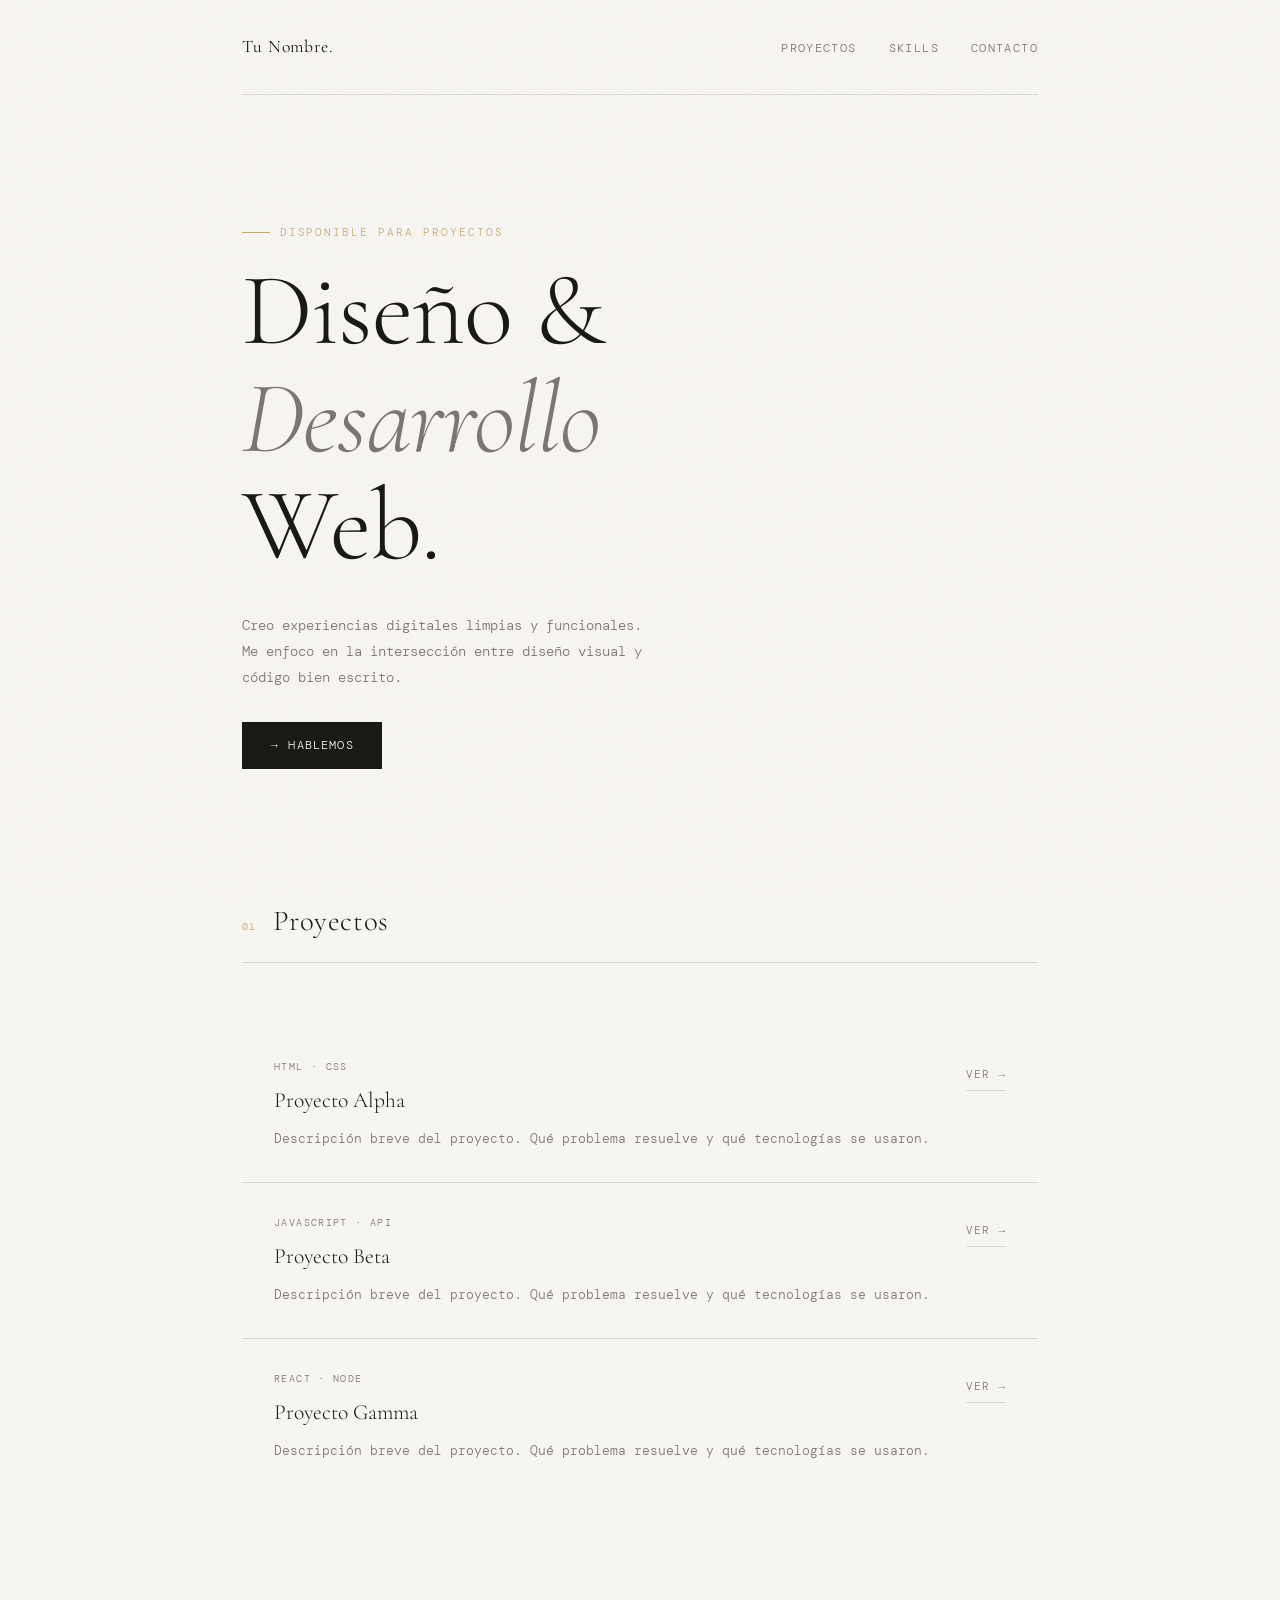
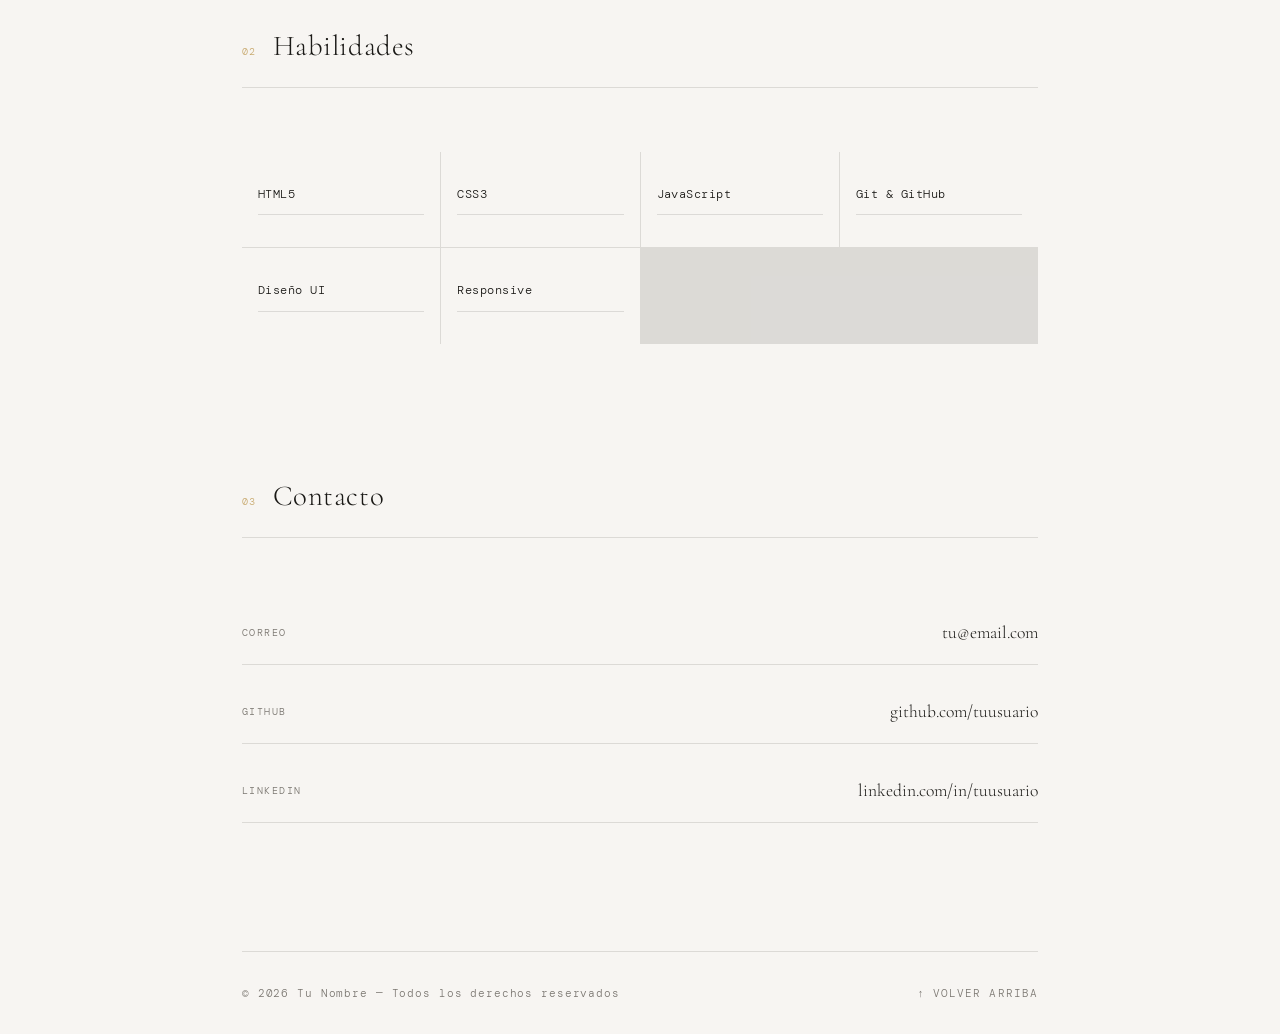
<file: home.html>
<!DOCTYPE html>
<html lang="es">
<head>
  <meta charset="UTF-8" />
  <meta name="viewport" content="width=device-width, initial-scale=1.0" />
  <meta name="description" content="Portafolio personal — Diseñador & Desarrollador" />
  <title>Mi Portafolio</title>
  <link rel="stylesheet" href="styles.css" />
</head>
<body>

  <!-- ══════════════ NAV ══════════════ -->
  <div class="wrapper">
    <nav>
      <a href="#" class="nav-logo">Tu Nombre.</a>
      <ul class="nav-links">
        <li><a href="#proyectos">Proyectos</a></li>
        <li><a href="#habilidades">Skills</a></li>
        <li><a href="#contacto">Contacto</a></li>
      </ul>
    </nav>

    <!-- ══════════════ HERO ══════════════ -->
    <section class="hero">
      <p class="hero-label">Disponible para proyectos</p>
      <h1 class="hero-title">
        Diseño &amp; <br />
        <em>Desarrollo</em> <br />
        Web.
      </h1>
      <p class="hero-bio">
        Creo experiencias digitales limpias y funcionales. 
        Me enfoco en la intersección entre diseño visual 
        y código bien escrito.
      </p>
      <a href="#contacto" class="btn-cta">
        <span>→</span> Hablemos
      </a>
    </section>

    <!-- ══════════════ PROYECTOS ══════════════ -->
    <section class="section" id="proyectos">
      <div class="section-header">
        <span class="section-number">01</span>
        <h2 class="section-title">Proyectos</h2>
      </div>

      <div class="projects-grid">

        <article class="project-card">
          <div>
            <p class="project-tag">HTML · CSS</p>
            <h3 class="project-name">Proyecto Alpha</h3>
            <p class="project-desc">
              Descripción breve del proyecto. Qué problema resuelve 
              y qué tecnologías se usaron.
            </p>
          </div>
          <a href="#" class="project-link">Ver →</a>
        </article>

        <article class="project-card">
          <div>
            <p class="project-tag">JavaScript · API</p>
            <h3 class="project-name">Proyecto Beta</h3>
            <p class="project-desc">
              Descripción breve del proyecto. Qué problema resuelve 
              y qué tecnologías se usaron.
            </p>
          </div>
          <a href="#" class="project-link">Ver →</a>
        </article>

        <article class="project-card">
          <div>
            <p class="project-tag">React · Node</p>
            <h3 class="project-name">Proyecto Gamma</h3>
            <p class="project-desc">
              Descripción breve del proyecto. Qué problema resuelve 
              y qué tecnologías se usaron.
            </p>
          </div>
          <a href="#" class="project-link">Ver →</a>
        </article>

      </div>
    </section>

    <!-- ══════════════ HABILIDADES ══════════════ -->
    <section class="section" id="habilidades">
      <div class="section-header">
        <span class="section-number">02</span>
        <h2 class="section-title">Habilidades</h2>
      </div>

      <div class="skills-grid">
        <div class="skill-item">
          <p class="skill-name">HTML5</p>
          <div class="skill-bar"><div class="skill-fill" style="--w:0.95"></div></div>
        </div>
        <div class="skill-item">
          <p class="skill-name">CSS3</p>
          <div class="skill-bar"><div class="skill-fill" style="--w:0.88"></div></div>
        </div>
        <div class="skill-item">
          <p class="skill-name">JavaScript</p>
          <div class="skill-bar"><div class="skill-fill" style="--w:0.75"></div></div>
        </div>
        <div class="skill-item">
          <p class="skill-name">Git & GitHub</p>
          <div class="skill-bar"><div class="skill-fill" style="--w:0.80"></div></div>
        </div>
        <div class="skill-item">
          <p class="skill-name">Diseño UI</p>
          <div class="skill-bar"><div class="skill-fill" style="--w:0.70"></div></div>
        </div>
        <div class="skill-item">
          <p class="skill-name">Responsive</p>
          <div class="skill-bar"><div class="skill-fill" style="--w:0.90"></div></div>
        </div>
      </div>
    </section>

    <!-- ══════════════ CONTACTO ══════════════ -->
    <section class="section" id="contacto">
      <div class="section-header">
        <span class="section-number">03</span>
        <h2 class="section-title">Contacto</h2>
      </div>

      <div class="contact-block">
        <div class="contact-line">
          <span class="contact-label">Correo</span>
          <a href="mailto:tu@email.com" class="contact-value">tu@email.com</a>
        </div>
        <div class="contact-line">
          <span class="contact-label">GitHub</span>
          <a href="https://github.com/tuusuario" class="contact-value" target="_blank">github.com/tuusuario</a>
        </div>
        <div class="contact-line">
          <span class="contact-label">LinkedIn</span>
          <a href="https://linkedin.com/in/tuusuario" class="contact-value" target="_blank">linkedin.com/in/tuusuario</a>
        </div>
      </div>
    </section>

    <!-- ══════════════ FOOTER ══════════════ -->
    <footer>
      <p class="footer-copy">© 2026 Tu Nombre — Todos los derechos reservados</p>
      <a href="#" class="footer-back">↑ Volver arriba</a>
    </footer>

  </div><!-- /wrapper -->

</body>
</html>
</file>
<file: styles.css>
/* ============================================
   PORTAFOLIO PERSONAL — Moderno & Minimalista
   ============================================ */

@import url('https://fonts.googleapis.com/css2?family=Cormorant+Garamond:ital,wght@0,300;0,400;1,300&family=DM+Mono:wght@300;400&display=swap');

/* ── Variables ── */
:root {
  --bg: #F7F5F2;
  --surface: #EDEAE5;
  --ink: #1A1916;
  --ink-muted: #7A7670;
  --accent: #C8A96E;
  --line: rgba(26,25,22,0.12);

  --font-display: 'Cormorant Garamond', Georgia, serif;
  --font-mono: 'DM Mono', 'Courier New', monospace;

  --spacing-xs: 0.5rem;
  --spacing-sm: 1rem;
  --spacing-md: 2rem;
  --spacing-lg: 4rem;
  --spacing-xl: 8rem;

  --max-w: 860px;
  --transition: 0.35s cubic-bezier(0.25, 0.1, 0.25, 1);
}

/* ── Reset ── */
*, *::before, *::after {
  box-sizing: border-box;
  margin: 0;
  padding: 0;
}

html {
  font-size: 16px;
  scroll-behavior: smooth;
}

body {
  background-color: var(--bg);
  color: var(--ink);
  font-family: var(--font-mono);
  font-weight: 300;
  line-height: 1.7;
  min-height: 100vh;
  overflow-x: hidden;
}

/* ── Cursor personalizado ── */
body { cursor: crosshair; }
a, button { cursor: pointer; }

/* ── Noise texture overlay ── */
body::before {
  content: '';
  position: fixed;
  inset: 0;
  background-image: url("data:image/svg+xml,%3Csvg viewBox='0 0 256 256' xmlns='http://www.w3.org/2000/svg'%3E%3Cfilter id='noise'%3E%3CfeTurbulence type='fractalNoise' baseFrequency='0.9' numOctaves='4' stitchTiles='stitch'/%3E%3C/filter%3E%3Crect width='100%25' height='100%25' filter='url(%23noise)' opacity='0.035'/%3E%3C/svg%3E");
  background-size: 180px 180px;
  pointer-events: none;
  z-index: 0;
  opacity: 0.6;
}

/* ── Layout wrapper ── */
.wrapper {
  max-width: var(--max-w);
  margin: 0 auto;
  padding: 0 var(--spacing-md);
  position: relative;
  z-index: 1;
}

/* ── NAV ── */
nav {
  display: flex;
  justify-content: space-between;
  align-items: center;
  padding: var(--spacing-md) 0;
  border-bottom: 1px solid var(--line);
  margin-bottom: var(--spacing-xl);
}

.nav-logo {
  font-family: var(--font-display);
  font-size: 1.1rem;
  font-weight: 400;
  letter-spacing: 0.05em;
  color: var(--ink);
  text-decoration: none;
}

.nav-links {
  display: flex;
  gap: var(--spacing-md);
  list-style: none;
}

.nav-links a {
  font-size: 0.72rem;
  letter-spacing: 0.12em;
  text-transform: uppercase;
  color: var(--ink-muted);
  text-decoration: none;
  transition: color var(--transition);
  position: relative;
}

.nav-links a::after {
  content: '';
  position: absolute;
  bottom: -2px;
  left: 0;
  width: 0;
  height: 1px;
  background: var(--accent);
  transition: width var(--transition);
}

.nav-links a:hover {
  color: var(--ink);
}

.nav-links a:hover::after {
  width: 100%;
}

/* ── HERO ── */
.hero {
  margin-bottom: var(--spacing-xl);
  animation: fadeUp 0.9s ease both;
}

.hero-label {
  font-size: 0.68rem;
  letter-spacing: 0.18em;
  text-transform: uppercase;
  color: var(--accent);
  margin-bottom: var(--spacing-sm);
  display: flex;
  align-items: center;
  gap: 0.6rem;
}

.hero-label::before {
  content: '';
  display: inline-block;
  width: 28px;
  height: 1px;
  background: var(--accent);
}

.hero-title {
  font-family: var(--font-display);
  font-size: clamp(3.2rem, 8vw, 6.5rem);
  font-weight: 300;
  line-height: 1.05;
  letter-spacing: -0.01em;
  margin-bottom: var(--spacing-md);
}

.hero-title em {
  font-style: italic;
  color: var(--ink-muted);
}

.hero-bio {
  font-size: 0.88rem;
  color: var(--ink-muted);
  max-width: 420px;
  line-height: 1.85;
  margin-bottom: var(--spacing-md);
}

.btn-cta {
  display: inline-flex;
  align-items: center;
  gap: 0.6rem;
  font-family: var(--font-mono);
  font-size: 0.72rem;
  letter-spacing: 0.1em;
  text-transform: uppercase;
  color: var(--bg);
  background: var(--ink);
  padding: 0.85rem 1.8rem;
  text-decoration: none;
  transition: background var(--transition), transform var(--transition);
}

.btn-cta:hover {
  background: var(--accent);
  transform: translateY(-2px);
}

/* ── SECCIÓN GENÉRICA ── */
.section {
  margin-bottom: var(--spacing-xl);
  animation: fadeUp 0.9s ease both;
  animation-delay: 0.15s;
}

.section-header {
  display: flex;
  align-items: baseline;
  gap: var(--spacing-sm);
  margin-bottom: var(--spacing-lg);
  padding-bottom: var(--spacing-sm);
  border-bottom: 1px solid var(--line);
}

.section-number {
  font-size: 0.65rem;
  color: var(--accent);
  letter-spacing: 0.12em;
}

.section-title {
  font-family: var(--font-display);
  font-size: 1.8rem;
  font-weight: 300;
  letter-spacing: 0.02em;
}

/* ── PROYECTOS ── */
.projects-grid {
  display: grid;
  gap: 1px;
  background: var(--line);
}

.project-card {
  background: var(--bg);
  padding: var(--spacing-md);
  display: grid;
  grid-template-columns: 1fr auto;
  align-items: start;
  gap: var(--spacing-sm);
  transition: background var(--transition);
}

.project-card:hover {
  background: var(--surface);
}

.project-tag {
  font-size: 0.62rem;
  letter-spacing: 0.14em;
  text-transform: uppercase;
  color: var(--ink-muted);
  margin-bottom: 0.4rem;
}

.project-name {
  font-family: var(--font-display);
  font-size: 1.35rem;
  font-weight: 300;
  margin-bottom: 0.5rem;
}

.project-desc {
  font-size: 0.8rem;
  color: var(--ink-muted);
  line-height: 1.8;
}

.project-link {
  font-size: 0.68rem;
  letter-spacing: 0.1em;
  text-transform: uppercase;
  color: var(--ink-muted);
  text-decoration: none;
  padding: 0.4rem 0;
  border-bottom: 1px solid var(--line);
  transition: color var(--transition), border-color var(--transition);
  white-space: nowrap;
}

.project-link:hover {
  color: var(--accent);
  border-color: var(--accent);
}

/* ── HABILIDADES ── */
.skills-grid {
  display: grid;
  grid-template-columns: repeat(auto-fit, minmax(180px, 1fr));
  gap: 1px;
  background: var(--line);
}

.skill-item {
  background: var(--bg);
  padding: var(--spacing-md) var(--spacing-sm);
  transition: background var(--transition);
}

.skill-item:hover {
  background: var(--surface);
}

.skill-name {
  font-size: 0.78rem;
  margin-bottom: 0.6rem;
  letter-spacing: 0.04em;
}

.skill-bar {
  height: 1px;
  background: var(--line);
  position: relative;
  overflow: hidden;
}

.skill-fill {
  position: absolute;
  inset: 0;
  background: var(--accent);
  transform-origin: left;
  transform: scaleX(0);
  transition: transform 1.2s cubic-bezier(0.16, 1, 0.3, 1);
}

.skill-item:hover .skill-fill {
  transform: scaleX(1);
}

/* ── CONTACTO ── */
.contact-block {
  display: flex;
  flex-direction: column;
  gap: var(--spacing-sm);
}

.contact-line {
  display: flex;
  justify-content: space-between;
  align-items: center;
  padding: var(--spacing-sm) 0;
  border-bottom: 1px solid var(--line);
}

.contact-label {
  font-size: 0.65rem;
  letter-spacing: 0.14em;
  text-transform: uppercase;
  color: var(--ink-muted);
}

.contact-value {
  font-family: var(--font-display);
  font-size: 1.1rem;
  font-weight: 300;
  color: var(--ink);
  text-decoration: none;
  transition: color var(--transition);
}

.contact-value:hover {
  color: var(--accent);
}

/* ── FOOTER ── */
footer {
  border-top: 1px solid var(--line);
  padding: var(--spacing-md) 0;
  display: flex;
  justify-content: space-between;
  align-items: center;
  margin-top: var(--spacing-xl);
}

.footer-copy {
  font-size: 0.68rem;
  letter-spacing: 0.08em;
  color: var(--ink-muted);
}

.footer-back {
  font-size: 0.68rem;
  letter-spacing: 0.1em;
  text-transform: uppercase;
  color: var(--ink-muted);
  text-decoration: none;
  transition: color var(--transition);
}

.footer-back:hover {
  color: var(--ink);
}

/* ── Animaciones ── */
@keyframes fadeUp {
  from {
    opacity: 0;
    transform: translateY(24px);
  }
  to {
    opacity: 1;
    transform: translateY(0);
  }
}

/* ── Responsive ── */
@media (max-width: 640px) {
  nav {
    flex-direction: column;
    gap: var(--spacing-sm);
    align-items: flex-start;
  }

  .nav-links {
    gap: var(--spacing-sm);
  }

  .project-card {
    grid-template-columns: 1fr;
  }

  .contact-line {
    flex-direction: column;
    align-items: flex-start;
    gap: 0.3rem;
  }

  footer {
    flex-direction: column;
    gap: var(--spacing-sm);
    align-items: flex-start;
  }
}
</file>
